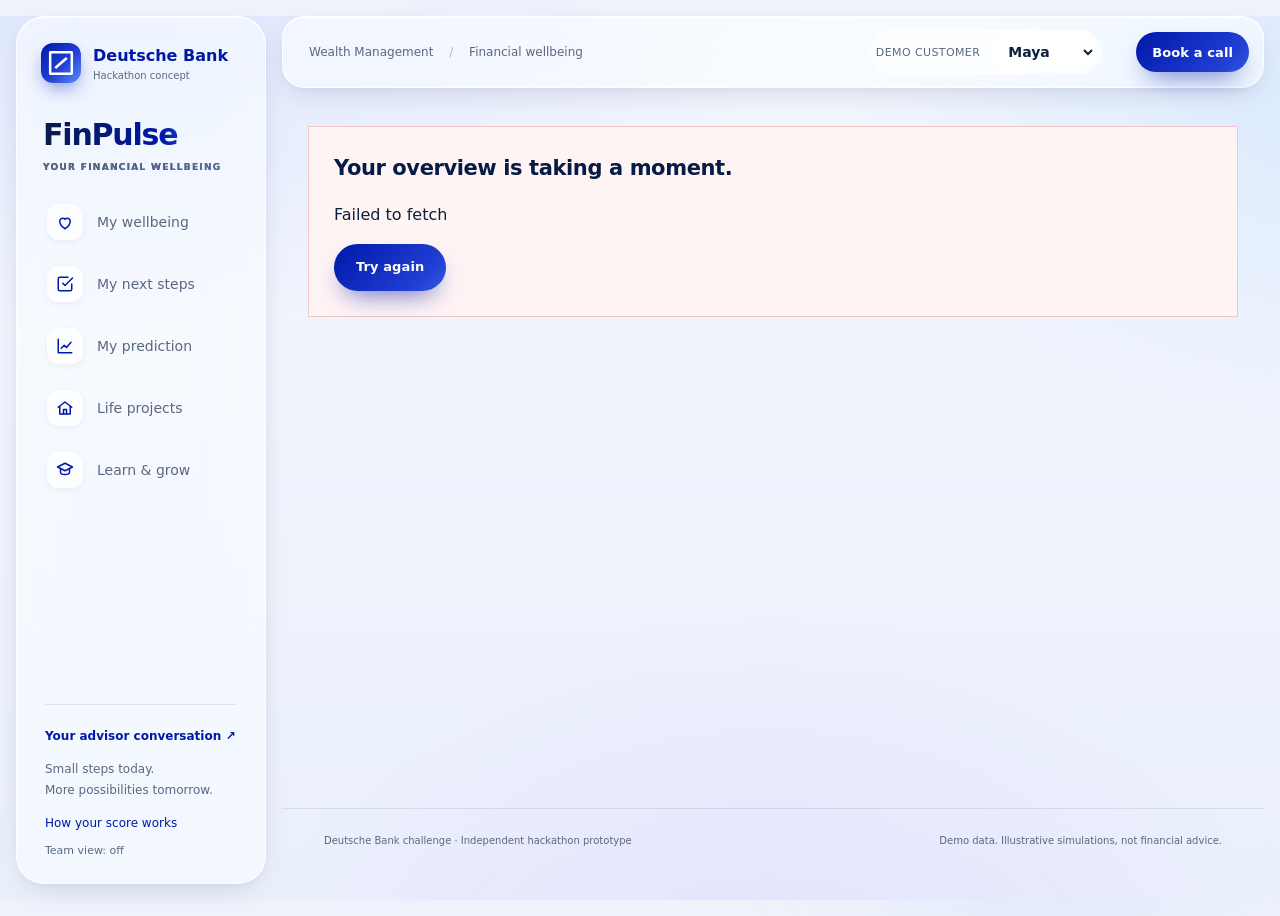
<file: projects-section/index.html>
<!doctype html>
<html lang="en">
<head><meta charset="utf-8"><meta name="viewport" content="width=device-width,initial-scale=1"><meta name="theme-color" content="#0018a8"><title>FinPulse · Financial wellbeing</title><link rel="stylesheet" href="css/dashboard.css"><link rel="stylesheet" href="css/glass.css"></head>
<body>
<a class="skip" href="#main">Skip to content</a>
<aside class="sidebar">
 <a class="brand" href="#overview" aria-label="FinPulse home"><svg viewBox="0 0 36 36" aria-hidden="true"><path d="M3 3h30v30H3z M10 25L26 11" fill="none" stroke="currentColor" stroke-width="3.5"/></svg><span>Deutsche Bank<small>Hackathon concept</small></span></a>
 <div class="product-name">FinPulse<span>YOUR FINANCIAL WELLBEING</span></div>
 <nav aria-label="Main navigation"><a href="#overview"><i class="ic"><svg viewBox="0 0 24 24" fill="none" stroke="currentColor" stroke-width="2" stroke-linecap="round" stroke-linejoin="round" aria-hidden="true"><path d="M12 21s-7-4.5-7-10a4 4 0 0 1 7-2.6A4 4 0 0 1 19 11c0 5.5-7 10-7 10z"/></svg></i><span>My wellbeing</span></a><a href="#actions"><i class="ic"><svg viewBox="0 0 24 24" fill="none" stroke="currentColor" stroke-width="2" stroke-linecap="round" stroke-linejoin="round" aria-hidden="true"><path d="M9 11l3 3L22 4"/><path d="M21 12v7a2 2 0 0 1-2 2H5a2 2 0 0 1-2-2V5a2 2 0 0 1 2-2h11"/></svg></i><span>My next steps</span></a><a href="#future"><i class="ic"><svg viewBox="0 0 24 24" fill="none" stroke="currentColor" stroke-width="2" stroke-linecap="round" stroke-linejoin="round" aria-hidden="true"><path d="M3 3v18h18"/><path d="M7 15l4-4 3 3 6-7"/></svg></i><span>My prediction</span></a><a href="#projects"><i class="ic"><svg viewBox="0 0 24 24" fill="none" stroke="currentColor" stroke-width="2" stroke-linecap="round" stroke-linejoin="round" aria-hidden="true"><path d="M3 11l9-7 9 7"/><path d="M5 10v10h14V10"/><path d="M10 20v-6h4v6"/></svg></i><span>Life projects</span></a><a href="#learn"><i class="ic"><svg viewBox="0 0 24 24" fill="none" stroke="currentColor" stroke-width="2" stroke-linecap="round" stroke-linejoin="round" aria-hidden="true"><path d="M2 8l10-5 10 5-10 5z"/><path d="M6 10v5c0 1.7 2.7 3 6 3s6-1.3 6-3v-5"/></svg></i><span>Learn & grow</span></a><a href="#agents" class="team-only"><i class="ic"><svg viewBox="0 0 24 24" fill="none" stroke="currentColor" stroke-width="2" stroke-linecap="round" stroke-linejoin="round" aria-hidden="true"><path d="M12 3l1.8 5.2L19 10l-5.2 1.8L12 17l-1.8-5.2L5 10l5.2-1.8z"/><path d="M19 17l.7 2 2 .7-2 .7-.7 2-.7-2-2-.7 2-.7z"/></svg></i><span>Behind the scenes</span></a></nav>
 <div class="sidebar-bottom"><a href="#advisor">Your advisor conversation <span>↗</span></a><p>Small steps today.<br>More possibilities tomorrow.</p><a href="#method">How your score works</a><button type="button" class="team-toggle" id="teamToggle">Team view: off</button></div>
</aside>
<div class="shell"><header class="topbar"><span class="breadcrumb">Wealth Management <span>/</span> Financial wellbeing</span><label class="persona">Demo customer <select id="customer" aria-label="Choose demo customer"><option value="maya">Maya</option><option value="lena">Lena</option><option value="alex">Alex</option><option value="max">Max</option></select></label><a class="button book-call" id="bookCall" href="#" rel="noopener">Book a call</a></header>
<main id="main" tabindex="-1"><div class="loading">Loading your financial picture…</div></main>
<footer>Deutsche Bank challenge · Independent hackathon prototype <span>Demo data. Illustrative simulations, not financial advice.</span></footer></div>
<div id="notice" class="notice" role="status" aria-live="polite" hidden></div>
<dialog id="detail"><button class="close" aria-label="Close details">×</button><div id="detail-content"></div></dialog>
<script src="js/charts.js"></script>
<script src="js/tree3d.js"></script>
<script src="js/prediction.js"></script>
<script src="js/learn.js"></script>
<script src="js/studio.js"></script>
<script src="js/ui.js"></script>
<script src="js/dashboard.js"></script>
</body></html>
</file>
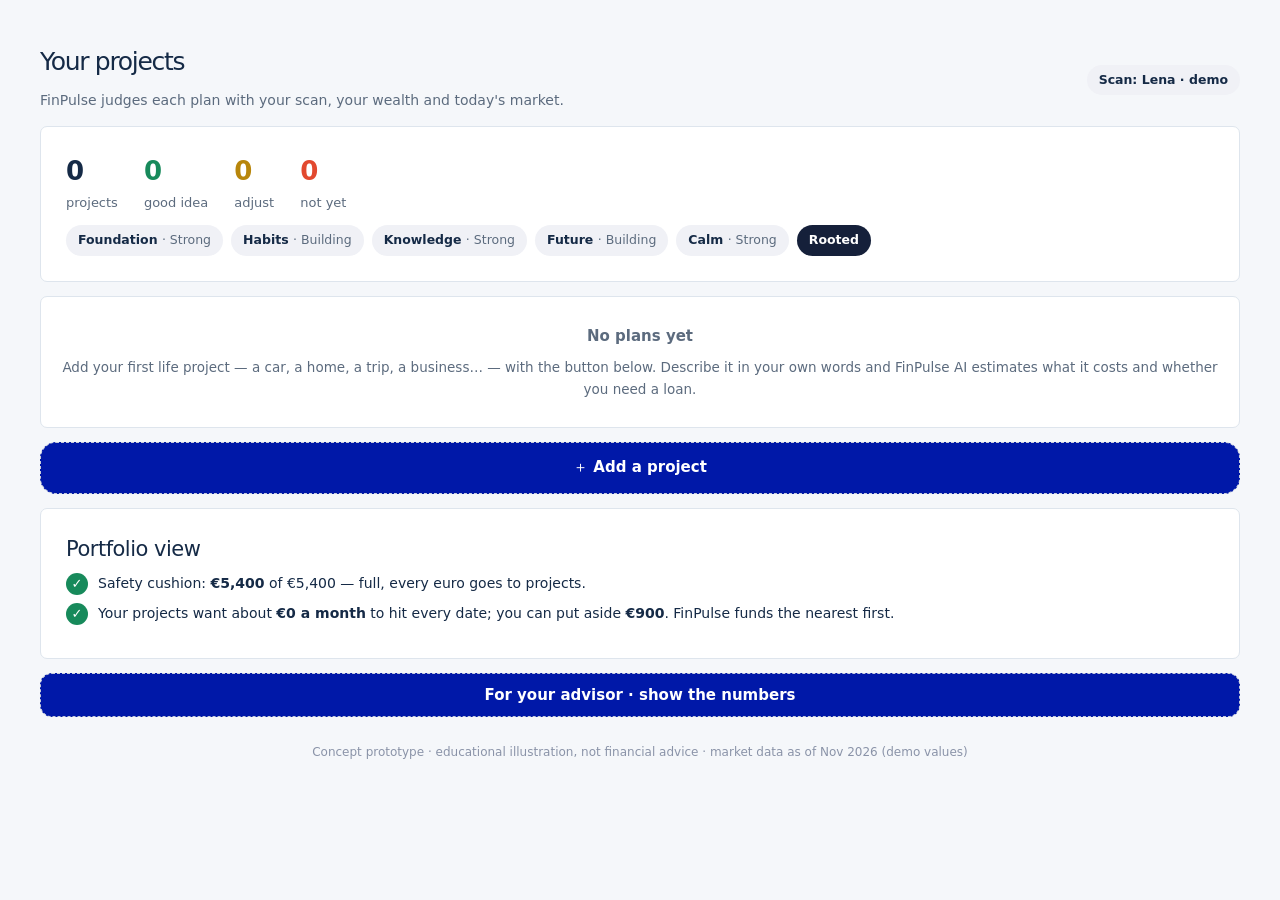
<file: projects-section/projects.html>
<!DOCTYPE html>
<html lang="en">
<head>
<meta charset="UTF-8" />
<meta name="viewport" content="width=device-width, initial-scale=1" />
<title>FinPulse · Your projects</title>
<link rel="stylesheet" href="css/style.css" />
<link rel="stylesheet" href="css/dashboard.css"><style>body{background:#f5f7fa}.wrap{max-width:100%;padding:24px}h1{font-size:25px}.card{box-shadow:none;border:1px solid #dee5ed}.ai-btn,.adv-btn,.add-btn{background:#0018a8;color:white} .sub{line-height:1.65}</style></head>
<body>
<div class="wrap">

  <!-- Header -->
  <div class="row" style="align-items:center">
    <div>
      <h1>Your projects</h1>
      <p class="sub">FinPulse judges each plan with your scan, your wealth and today's market.</p>
    </div>
    <span class="vital" id="scanChip" style="align-self:center">Scan: …</span>
  </div>

  <!-- Scan summary, foundation gate -->
  <div class="card">
    <div class="stats" id="statRow"></div>
    <div class="vitals" id="vitalRow"></div>
    <div class="gate" id="gateNote" hidden></div>
  </div>

  <!-- Project cards -->
  <div id="projects"></div>

  <!-- Add a project -->
  <button class="add-btn" id="addBtn" type="button">＋ Add a project</button>
  <div class="card" id="chooserCard" style="padding-top:14px" hidden>
    <div class="chooser" id="chooser"></div>
  </div>

  <!-- Portfolio -->
  <div class="card insight">
    <h2>Portfolio view</h2>
    <div id="portfolio" style="margin-top:8px"></div>
  </div>

  <!-- Advisor -->
  <button class="adv-btn" id="advToggle" type="button">For your advisor · show the numbers</button>
  <div class="card adv" id="advPanel" hidden>
    <h2>Advisor view</h2>
    <p class="sub" style="margin:4px 0 10px">Where the client's savings go, split by the plans they added — and the quarter each financing turns healthy.</p>
    <div id="advBody"></div>
  </div>

  <p class="foot">Concept prototype · educational illustration, not financial advice · market data as of Nov 2026 (demo values)</p>
</div>

<script src="js/config.js"></script>
<script src="js/engine.js"></script>
<script src="js/ai.js"></script>
<script src="js/customer.js"></script>
<script src="js/app.js"></script>
</body>
</html>
</file>
<file: projects-section/css/dashboard.css>
:root{--blue:#0018a8;--navy:#071c45;--ink:#152a46;--muted:#5c6b7e;--line:#dee5ed;--bg:#f5f7fa;--green:#16745e;--amber:#95601e;--white:#fff;font-family:Arial,Helvetica,sans-serif;color:var(--ink);background:var(--bg);font-synthesis:none}*{box-sizing:border-box}body{margin:0}button,select,input{font:inherit}button,a,select{ -webkit-tap-highlight-color:transparent}a{color:var(--blue)}button,a{touch-action:manipulation}button{cursor:pointer}button:disabled{cursor:wait;opacity:.55}a:focus-visible,button:focus-visible,select:focus-visible,summary:focus-visible{outline:3px solid #5e9cff;outline-offset:4px}button{border:0}a{text-decoration:none}.skip{position:fixed;top:-100px;z-index:50;background:white;padding:14px}.skip:focus{top:10px}.sidebar{width:250px;position:fixed;inset:0 auto 0 0;background:white;border-right:1px solid var(--line);padding:32px 24px;display:flex;flex-direction:column;z-index:5}.brand{display:flex;align-items:center;gap:12px;color:var(--blue);font-weight:700;font-size:16px}.brand svg{width:38px;height:38px}.brand small{display:block;font-size:10px;font-weight:400;color:var(--muted);margin-top:5px}.product-name{font-size:32px;letter-spacing:-1.5px;margin:55px 10px 30px}.product-name span{display:block;font-size:9px;letter-spacing:1.3px;font-weight:700;color:var(--muted);margin-top:10px}nav{display:grid;gap:8px}nav a{display:flex;align-items:center;gap:14px;color:var(--muted);padding:14px;border-radius:5px;font-size:20px}nav a span{font-size:14px}nav a.active{color:var(--blue);background:#eef2ff;font-weight:700;box-shadow:inset 3px 0 var(--blue)}nav a:hover{background:#f2f5fa}.sidebar-bottom{margin-top:auto;padding:30px 10px 0;font-size:12px}.sidebar-bottom>a:first-child{display:block;border-top:1px solid var(--line);padding-top:24px;font-weight:700}.sidebar-bottom p{line-height:1.7;color:var(--muted);margin:22px 0}.shell{margin-left:250px}.topbar{height:84px;background:white;border-bottom:1px solid var(--line);padding:0 42px;display:flex;align-items:center;justify-content:space-between;gap:20px}.breadcrumb{font-size:12px;color:var(--muted)}.breadcrumb span{margin:0 12px;color:#b0bccc}.persona{display:flex;align-items:center;gap:12px;color:var(--muted);font-size:11px;text-transform:uppercase;letter-spacing:.7px}select{background:white;border:1px solid var(--line);color:var(--ink);border-radius:4px;padding:10px 28px 10px 12px;font-size:14px;letter-spacing:0}main{max-width:1430px;margin:auto;padding:42px;min-height:80vh}.eyebrow{font-size:10px;letter-spacing:1.6px;font-weight:700;text-transform:uppercase;color:var(--blue);margin:0 0 13px}h1{font-size:36px;line-height:1.15;letter-spacing:-1.3px;font-weight:400;margin:0 0 12px}h2{font-size:21px;letter-spacing:-.5px;font-weight:500;margin:0}h3{font-size:16px;line-height:1.4;margin:0 0 10px}p{line-height:1.65}.sub{color:var(--muted);font-size:14px;margin:6px 0 0}.heading{display:flex;align-items:end;justify-content:space-between;gap:20px;margin-bottom:28px}.pill{display:inline-flex;padding:7px 10px;border-radius:3px;font-size:11px;background:#eef3fa;color:#405773;align-items:center;gap:6px;line-height:1.4}.pill.green{background:#e6f3ee;color:var(--green)}.pill.amber{background:#fff2df;color:var(--amber)}.grid{display:grid;gap:22px}.overview{grid-template-columns:minmax(0,1.5fr) minmax(300px,1fr)}.card{background:white;border:1px solid var(--line);border-radius:7px;padding:25px;min-width:0}.card-head{display:flex;justify-content:space-between;align-items:start;gap:16px}.card-head .sub{font-size:12px}.tree-card{background:#f0f6f7;border-color:#dce8eb;position:relative;overflow:hidden;padding-bottom:0}.tree-stage{height:330px;position:relative;display:grid;place-items:center}.tree-stage svg{height:100%;width:100%;max-width:480px;overflow:visible}.tree-stage .ground{position:absolute;bottom:14px;color:#688481;font-size:10px;letter-spacing:1px}.tree-controls{display:grid;grid-template-columns:repeat(4,1fr);border-top:1px solid #d5e2e5;margin:0 -25px;background:rgba(255,255,255,.65)}.tree-controls button{padding:18px 3px;font-size:11px;color:#375d62;background:none;border-right:1px solid #d5e2e5}.tree-controls button:hover{background:white}.score{display:flex;align-items:center;gap:25px;margin:25px 0}.score-ring{--score:0;position:relative;width:116px;height:116px;flex-shrink:0;border-radius:100%;background:conic-gradient(var(--blue) calc(var(--score)*1%),#e9edf5 0);display:grid;place-items:center}.score-ring:before{content:'';position:absolute;inset:7px;background:white;border-radius:50%}.score-ring b{position:relative;font-size:34px;font-weight:500;letter-spacing:-1.5px}.score-ring small{font-size:12px;font-weight:400;letter-spacing:0;color:var(--muted)}.dimension{display:grid;grid-template-columns:1fr auto;gap:8px;font-size:12px;margin:17px 0}.track{grid-column:1/-1;height:5px;background:#edf1f6;border-radius:5px;overflow:hidden}.track i{display:block;height:100%;background:#435dc5;border-radius:5px}.link{font-size:12px;background:none;color:var(--blue);padding:0;display:inline-block}.section-title{display:flex;align-items:center;justify-content:space-between;gap:15px;margin:32px 0 18px}.metrics{grid-template-columns:repeat(3,1fr)}.metric{padding:22px}.metric .label{font-size:11px;color:var(--muted);margin-bottom:12px}.metric strong{font-size:26px;font-weight:500;letter-spacing:-.7px;display:block}.metric p{font-size:11px;color:var(--muted);margin:9px 0 0}.next-card{border-left:3px solid var(--blue);display:flex;align-items:center;justify-content:space-between;gap:25px}.next-card p{margin:5px 0 0;font-size:13px;color:var(--muted)}.button{display:inline-flex;align-items:center;justify-content:center;gap:12px;padding:13px 19px;border-radius:4px;background:var(--blue);color:white;font-size:12px;font-weight:700;white-space:nowrap;min-height:44px}.button.secondary{background:white;border:1px solid var(--line);color:var(--blue)}.button:hover{filter:brightness(.92)}.future-strip{margin-top:22px;background:var(--navy);color:white;display:flex;justify-content:space-between;align-items:center;gap:20px;padding:28px;border-radius:7px}.future-strip .eyebrow{color:#aec3ff}.future-strip p{font-size:13px;color:#c5d1e6;max-width:620px}.future-strip .button{background:white;color:var(--blue)}.action-list{display:grid;gap:16px}.action-card{display:grid;grid-template-columns:1fr 230px;gap:30px}.action-card p{font-size:13px;margin:8px 0;color:var(--muted)}.action-side{border-left:1px solid var(--line);padding-left:24px;display:flex;flex-direction:column;align-items:start;justify-content:center;gap:12px;font-size:12px}.action-side p{font-size:12px}.action-side .button{width:100%}.bucket{font-size:10px;color:var(--blue);letter-spacing:1px;text-transform:uppercase;margin-bottom:12px;display:block}details{font-size:12px;color:var(--muted);margin-top:14px}summary{cursor:pointer;color:var(--blue);padding:5px 0}.chart{width:100%;height:260px}.chart text{font:11px Arial;fill:#64748b}.chart path,.chart polyline{vector-effect:non-scaling-stroke}.legend{display:flex;gap:22px;font-size:11px;color:var(--muted);margin-top:12px}.legend i{display:inline-block;width:18px;height:3px;background:var(--blue);vertical-align:middle;margin-right:6px}.legend span:first-child i{background:#92a3bd}.columns{grid-template-columns:1fr 1fr}.list{padding-left:20px;font-size:13px;line-height:1.8}.learning{grid-template-columns:repeat(3,1fr)}.learning .card{display:flex;flex-direction:column;align-items:start;gap:12px}.learning .button{margin-top:auto}.lesson-number{font-size:36px;color:#b5c4eb;letter-spacing:-1px}.project-frame{width:100%;min-height:950px;border:1px solid var(--line);border-radius:7px;background:white}.callout{background:#eef2ff;border-left:3px solid var(--blue);padding:18px 22px;font-size:13px;line-height:1.7;margin:20px 0}.loading,.empty{padding:45px;color:var(--muted);text-align:center;line-height:1.8}.error{padding:25px;border:1px solid #f0c6c6;background:#fff4f4;line-height:1.6}.notice{position:fixed;bottom:24px;left:calc(50% + 125px);transform:translateX(-50%);background:var(--navy);color:white;padding:16px 24px;max-width:80vw;border-radius:6px;box-shadow:0 8px 30px #071c4530;z-index:30;font-size:13px}.notice[hidden]{display:none}footer{max-width:1430px;margin:auto;padding:24px 42px;border-top:1px solid var(--line);font-size:10px;color:var(--muted);display:flex;justify-content:space-between;gap:20px;line-height:1.6}dialog{max-width:580px;width:calc(100% - 32px);border:0;border-radius:9px;padding:35px;box-shadow:0 30px 90px #0004;color:var(--ink)}dialog::backdrop{background:#071c4570;backdrop-filter:blur(3px)}dialog p,dialog li{font-size:14px;line-height:1.8;color:var(--muted)}.close{float:right;background:#eef2f7;border-radius:50%;font-size:25px;width:36px;height:36px}.timeline{display:grid;gap:12px;margin-top:20px}.timeline>div{border-left:2px solid #b5c4eb;padding:10px 16px;font-size:13px}.timeline small{color:var(--muted)}.demo-controls{display:flex;align-items:center;gap:12px;flex-wrap:wrap;margin-top:25px}.demo-controls small{color:var(--muted);font-size:11px}.chart-scroll{overflow:auto}.advisor-title{font-size:12px;letter-spacing:1px;color:var(--blue)}@media(min-width:1500px){main{padding:48px 60px}.tree-stage{height:380px}}@media(max-width:1100px){.sidebar{width:210px;padding:26px 16px}.shell{margin-left:210px}.topbar{padding:0 25px}main{padding:28px 25px}.overview{grid-template-columns:1fr 1fr}.score{gap:14px}.score-ring{width:94px;height:94px}.score-ring b{font-size:28px}.notice{left:calc(50% + 105px)}h1{font-size:30px}}@media(max-width:800px){.sidebar{position:static;width:100%;padding:18px 22px;border-right:0;border-bottom:1px solid var(--line)}.brand svg{width:30px;height:30px}.brand small{display:none}.product-name,.sidebar-bottom{display:none}nav{display:flex;overflow:auto;margin-top:18px;gap:6px}nav a{padding:10px;white-space:nowrap;font-size:16px}nav a span{font-size:12px}.shell{margin:0}.topbar{height:65px;padding:0 22px}.breadcrumb{font-size:10px}.persona{font-size:9px}.overview{grid-template-columns:1fr 1fr}.notice{left:50%}.tree-stage{height:300px}.columns,.learning{grid-template-columns:1fr}.action-card{grid-template-columns:1fr;gap:12px}.action-side{border-left:0;border-top:1px solid var(--line);padding:14px 0 0}.action-side .button{width:auto}footer{padding:22px;flex-direction:column;gap:5px}}@media(max-width:580px){main{padding:25px 18px}.overview{grid-template-columns:1fr}.heading{align-items:start}.heading>.pill{display:none}h1{font-size:28px}.metrics{grid-template-columns:1fr;gap:10px}.metric{display:grid;grid-template-columns:1fr auto;align-items:center;padding:17px 20px}.metric .label{margin:0}.metric p{grid-column:1/-1}.next-card,.future-strip{flex-direction:column;align-items:start}.topbar{gap:10px}.breadcrumb{max-width:125px;line-height:1.5}.breadcrumb span{margin:0 3px}.card{padding:22px}.tree-controls{margin:0 -22px}.tree-card{padding-bottom:0}.tree-stage{height:285px}.section-title h2{font-size:19px}.score{margin:20px 0}.score-ring{width:112px;height:112px}}@media(prefers-reduced-motion:no-preference){.card{animation:arrive .35s ease both}@keyframes arrive{from{opacity:.5;transform:translateY(5px)}to{opacity:1;transform:none}}}@media print{.sidebar,.topbar,.demo-controls,footer{display:none}.shell{margin:0}main{padding:0}.card{break-inside:avoid}.button{display:none}}

/* ---- studio: AI agents at work, create and personalise a profile ---- */
.pipeline{display:flex;gap:8px;flex-wrap:wrap}
.step{flex:1 1 150px;background:white;border:1px solid var(--line);border-radius:7px;padding:14px 16px;position:relative;display:flex;flex-direction:column;gap:4px}
.step span{width:24px;height:24px;border-radius:50%;background:#eef3fa;color:#405773;display:grid;place-items:center;font-size:12px;font-weight:700}
.step b{font-size:13px}.step small{font-size:11px;color:var(--muted)}
.step.done{border-color:#bfe1d4}.step.done span{background:#e6f3ee;color:var(--green)}
.step.running span{background:var(--blue);color:white;animation:pulse 1.2s infinite}
.step.off{opacity:.6}
@keyframes pulse{50%{opacity:.4}}
.facts{width:100%;border-collapse:collapse;font-size:13px;margin-top:14px}
.facts th,.facts td{text-align:left;padding:8px 10px 8px 0;border-bottom:1px solid var(--line);vertical-align:top}
.facts th{color:var(--muted);font-weight:500;white-space:nowrap}
.scroll{overflow:auto}
.attempts{list-style:none;padding:0;margin:16px 0 0;display:grid;gap:10px}
.attempts>li{border:1px solid var(--line);border-radius:6px;padding:12px 14px}
.att-head{display:flex;justify-content:space-between;font-size:13px}
.att-head span{color:var(--muted)}
.caught{color:var(--amber);font-size:13px;font-weight:700;margin:10px 0 4px}
.viol{margin:0;padding-left:18px;font-size:12px;line-height:1.7;color:#5a4214}
.passed{color:var(--green);font-size:13px;margin:10px 0 0}
.preview{margin-top:16px;border-top:1px solid var(--line);padding-top:14px}
.preview h3{font-size:15px;font-weight:500;line-height:1.5;margin:0 0 8px}
.preview p{font-size:13px;line-height:1.6;color:var(--muted)}
details pre{font-size:11px;background:var(--bg);padding:12px;border-radius:5px;overflow:auto;max-height:420px}
details summary{cursor:pointer;color:var(--blue);font-size:13px;margin-top:16px}
.profile-form{display:grid;gap:18px}
.profile-form fieldset{margin:0}
.profile-form legend{font-size:17px;font-weight:500;padding:0 6px;display:flex;align-items:center;gap:10px}
.profile-form legend span{width:26px;height:26px;border-radius:50%;background:var(--blue);color:white;display:grid;place-items:center;font-size:12px}
.profile-form legend small{font-size:11px;color:var(--muted);font-weight:400}
.profile-form .row{display:grid;grid-template-columns:repeat(2,minmax(0,1fr));gap:14px;margin-top:12px}
.profile-form .row.three{grid-template-columns:repeat(3,minmax(0,1fr))}
.profile-form .row.four{grid-template-columns:repeat(4,minmax(0,1fr))}
.field{display:flex;flex-direction:column;gap:6px;font-size:12px;color:var(--muted);min-width:0}
.field small{font-size:11px}
.field input,.field textarea,.field select{font:inherit;font-size:14px;color:var(--ink);border:1px solid var(--line);border-radius:4px;padding:10px 12px;background:white;min-height:42px;width:100%;box-sizing:border-box}
.field input[type=range]{padding:0;min-height:30px;accent-color:var(--blue)}
.field input:focus,.field textarea:focus,.field select:focus{outline:2px solid #9fb1ff;outline-offset:1px}
.question{font-size:14px;margin:14px 0 10px}
.choices{display:flex;gap:10px;flex-wrap:wrap}
.choice{display:flex;align-items:center;gap:8px;border:1px solid var(--line);border-radius:6px;padding:12px 16px;font-size:14px;cursor:pointer;min-height:44px}
.choice:has(input:checked){border-color:var(--blue);background:#eef2ff;color:var(--blue)}
.checks{display:flex;gap:22px;flex-wrap:wrap;margin-top:16px;font-size:14px}
.checks label{display:flex;gap:8px;align-items:center}
.form-actions{display:flex;gap:14px;align-items:center;flex-wrap:wrap}
.form-actions small{color:var(--muted);font-size:12px}
.form-error{background:#fff4f4;border:1px solid #f0c6c6;padding:14px 18px;border-radius:6px;font-size:14px;margin:0}
.sub.warn{color:var(--amber)}
.start{margin-bottom:18px}.start-row{display:flex;gap:10px;flex-wrap:wrap}
@media(max-width:900px){.profile-form .row,.profile-form .row.three,.profile-form .row.four{grid-template-columns:1fr 1fr}}

/* ---- charts and the readable tree ---- */
.grid.overview{grid-template-columns:1fr}
.tree-stage.big{height:auto;display:block;padding:6px 0 0}
.tree-stage.big svg.tree-svg{max-width:none;width:100%;height:auto;overflow:visible}
.tree-svg text{font-family:Arial,Helvetica,sans-serif}
.tree-svg .zone{cursor:help}
.tree-svg .zone:hover{filter:brightness(1.08)}
.tree-legend{display:flex;flex-wrap:wrap;gap:16px;align-items:center;font-size:12px;color:var(--muted);margin:6px 0 18px}
.tree-legend i{display:inline-grid;place-items:center;width:18px;height:18px;border-radius:50%;color:#fff;font-style:normal;font-size:11px;font-weight:700;margin-right:6px;vertical-align:middle}
.tree-legend .key{margin-left:auto}
.chart-svg{width:100%;height:auto;display:block;margin-top:14px;overflow:visible}
.chart-svg text{font-family:Arial,Helvetica,sans-serif}
.legend.inline{margin-top:8px}
.legend.inline i{height:10px;width:10px;border-radius:50%}
.legend.inline span:first-child i{background:inherit}
details.more{margin-top:22px;font-size:14px;color:var(--ink);line-height:1.7}
details.more h3{font-size:14px;margin:16px 0 4px}
details.more p{margin:4px 0;color:var(--muted)}

/* ---- customer view vs team view ---- */
.team-only{display:none!important}
body.team .team-only{display:flex!important}
.team-toggle{background:none;border:0;padding:0;margin-top:14px;font-size:11px;color:var(--muted);cursor:pointer;text-align:left}
.team-toggle:hover{color:var(--blue)}
/* ---- 2.5D tree ---- */
.t3{display:grid;grid-template-columns:minmax(0,1fr) 300px;gap:10px 26px;align-items:start;margin-top:8px}
.t3-stage{position:relative}
.t3-stage svg{width:100%;height:auto;display:block;cursor:grab;touch-action:pan-y;user-select:none}
.t3-stage svg:active{cursor:grabbing}
.t3-stage text{font-family:Arial,Helvetica,sans-serif;pointer-events:none}
.t3-part{cursor:pointer;transition:opacity .2s}
.t3-part:hover{filter:brightness(1.12)}
.t3-turn{position:absolute;left:50%;bottom:6px;transform:translateX(-50%);display:flex;align-items:center;gap:10px;font-size:11px;color:var(--muted)}
.t3-turn button{width:34px;height:34px;border-radius:50%;border:1px solid var(--line);background:white;color:var(--blue);font-size:20px;line-height:1;cursor:pointer}
.t3-turn button:hover{background:#eef2ff}
.t3-info{background:white;border:1px solid var(--line);border-radius:7px;padding:20px;min-height:260px;position:sticky;top:20px}
.t3-info h3{font-size:18px;font-weight:500;margin:0 0 8px;line-height:1.35}
.t3-big{font-size:34px;letter-spacing:-1px;margin:4px 0 10px}
.t3-big small{font-size:13px;color:var(--muted);letter-spacing:0;margin-left:4px}
.t3-status{display:inline-block;color:white;font-size:11px;font-weight:700;padding:5px 9px;border-radius:3px;margin-bottom:12px}
.t3-bar{display:grid;grid-template-columns:96px 1fr auto;gap:8px;align-items:center;font-size:12px;margin:8px 0}
.t3-bar div{height:10px;background:#eef1f6;border-radius:5px;overflow:hidden}
.t3-bar i{display:block;height:100%;border-radius:5px}
.t3-info .button{margin-top:10px}
.t3-key{list-style:none;padding:0;margin:8px 0;font-size:13px;line-height:2}
.t3-key b{display:inline-block;width:56px}
.t3-chips{grid-column:1/-1;display:flex;flex-wrap:wrap;gap:8px}
.t3-chip{display:inline-flex;align-items:center;gap:7px;border:1px solid var(--line);background:white;border-radius:20px;padding:7px 12px;font-size:12px;cursor:pointer;color:var(--ink)}
.t3-chip i{display:inline-grid;place-items:center;width:16px;height:16px;border-radius:50%;color:white;font-style:normal;font-size:10px;font-weight:700}
.t3-chip b{font-weight:700}
.t3-chip.on,.t3-chip:hover{border-color:var(--blue);background:#eef2ff}
.t3 .tree-legend{grid-column:1/-1;margin:2px 0 14px}
@media(max-width:1000px){.t3{grid-template-columns:1fr}.t3-info{position:static}}

/* ---- real-tree look: gentle sway and falling leaves (off for reduced motion) ---- */
.t3-bough{animation:t3sway 6s ease-in-out infinite;transform-box:view-box}
@keyframes t3sway{0%,100%{transform:rotate(-1.1deg)}50%{transform:rotate(1.1deg)}}
.t3-fall{animation:t3fall 3.6s linear infinite;transform-box:fill-box}
@keyframes t3fall{0%{transform:translate(0,-10px);opacity:0}15%{opacity:.95}100%{transform:translate(14px,60px) rotate(140deg);opacity:0}}
@media(prefers-reduced-motion:reduce){.t3-bough,.t3-fall{animation:none}}

/* ---- book a call ---- */
.topbar .book-call{margin-left:14px;min-height:40px;padding:10px 16px}
.topbar .persona{margin-left:auto}

/* ---- my prediction ---- */
.pred-loader{text-align:center;padding:48px 30px}
.pred-loader h2{margin:18px 0 22px}
.pred-orb{width:74px;height:74px;margin:0 auto;position:relative}
.pred-orb span{position:absolute;inset:0;border-radius:50%;border:3px solid transparent;border-top-color:var(--blue);animation:predspin 1.4s linear infinite}
.pred-orb span:nth-child(2){inset:10px;border-top-color:#4a63d9;animation-duration:1.9s;animation-direction:reverse}
.pred-orb span:nth-child(3){inset:21px;border-top-color:#9aa7ba;animation-duration:2.6s}
@keyframes predspin{to{transform:rotate(360deg)}}
.pred-steps{list-style:none;padding:0;margin:0 auto;max-width:360px;text-align:left;display:grid;gap:12px}
.pred-steps li{display:flex;align-items:center;gap:12px;font-size:14px;color:#9aa7ba;transition:color .3s}
.pred-steps li i{width:22px;height:22px;border-radius:50%;border:2px solid #d5dbe5;display:grid;place-items:center;font-style:normal;font-size:12px;color:white;flex:none}
.pred-steps li.now{color:var(--ink);font-weight:700}
.pred-steps li.now i{border-color:var(--blue);border-top-color:transparent;animation:predspin .9s linear infinite}
.pred-steps li.done{color:var(--ink)}
.pred-steps li.done i{background:var(--green);border-color:var(--green)}
.pred-progress{height:6px;background:#eef1f6;border-radius:3px;max-width:360px;margin:26px auto 0;overflow:hidden}
.pred-progress i{display:block;height:100%;background:var(--blue);transition:width .45s ease}
.pred.enter{animation:predin .5s ease}.pred:not(.enter){animation:none}
@keyframes predin{from{opacity:0;transform:translateY(8px)}to{opacity:1;transform:none}}
.pred-top{display:flex;justify-content:space-between;align-items:flex-end;gap:24px;flex-wrap:wrap}
.pred-big{text-align:right}
.pred-big span{font-size:46px;letter-spacing:-2px;line-height:1}
.pred-big .from{color:#9aa7ba}.pred-big .arrow{font-size:30px;color:#9aa7ba;margin:0 10px}.pred-big .to{color:var(--blue);font-weight:500}
.pred-big small{display:block;font-size:13px;color:var(--muted);margin-top:6px;letter-spacing:0}
.pred-chips{display:flex;flex-wrap:wrap;gap:8px;margin:22px 0 8px}
.pred-chip{display:inline-flex;gap:8px;align-items:center;border:1px solid var(--line);background:white;border-radius:20px;padding:8px 14px;font-size:13px;cursor:pointer;color:var(--ink)}
.pred-chip b{color:var(--muted);font-weight:700}
.pred-chip.on{background:var(--blue);border-color:var(--blue);color:white}.pred-chip.on b{color:#c9d3ff}
.pred-chip.base.on{background:#5c6b7e;border-color:#5c6b7e}
.pred-chip:hover:not(.on){border-color:var(--blue);background:#eef2ff}
.pred-chart{position:relative;margin-top:10px}
.pred-chart svg{width:100%;height:auto;display:block;touch-action:pan-y;cursor:crosshair}
.pred-chart svg text{font-family:Arial,Helvetica,sans-serif;pointer-events:none}
.pred-chart .legend i{height:3px}
.pred-tip{position:absolute;background:var(--navy);color:white;border-radius:6px;padding:9px 12px;font-size:13px;pointer-events:none;display:flex;flex-direction:column;gap:3px;min-width:120px;box-shadow:0 6px 20px #071c4530}
.pred-tip span{display:flex;align-items:center;gap:7px}
.pred-tip i{width:9px;height:9px;border-radius:50%;display:inline-block}
.pred-foot{display:flex;justify-content:space-between;align-items:center;gap:16px;margin-top:18px;font-size:14px;flex-wrap:wrap}
.pred-note{font-size:11px;color:var(--muted);margin:14px 0 0}
/* interactive chart */
.pred-tools{display:flex;flex-wrap:wrap;align-items:center;gap:10px 20px;margin:14px 0 4px;font-size:13px;color:var(--muted)}
.pred-seg{display:inline-flex;background:#eef1f6;border-radius:8px;padding:3px}
.pred-seg button{background:none;border-radius:6px;padding:7px 12px;font-size:12px;color:var(--muted);transition:background .2s,color .2s}
.pred-seg button.on{background:white;color:var(--blue);font-weight:700;box-shadow:0 1px 3px #071c4520}
.pred-seg button:hover:not(.on){color:var(--ink)}
.pred-toggle{display:inline-flex;align-items:center;gap:8px;cursor:pointer;user-select:none}
.pred-toggle input{position:absolute;opacity:0;width:1px;height:1px}
.pred-toggle span{width:32px;height:18px;border-radius:9px;background:#cfd6e2;position:relative;transition:background .2s;flex:none}
.pred-toggle span:after{content:'';position:absolute;top:2px;left:2px;width:14px;height:14px;border-radius:50%;background:white;transition:transform .2s;box-shadow:0 1px 2px #0003}
.pred-toggle input:checked+span{background:var(--blue)}
.pred-toggle input:checked+span:after{transform:translateX(14px)}
.pred-toggle input:focus-visible+span{outline:3px solid #5e9cff;outline-offset:2px}
.pred-chart svg:focus{outline:none}.pred-chart svg:focus-visible{outline:3px solid #5e9cff;outline-offset:4px;border-radius:6px}
.pred-line{stroke-dasharray:1;stroke-dashoffset:1;animation:preddraw 1s cubic-bezier(.3,.7,.3,1) forwards}
@keyframes preddraw{to{stroke-dashoffset:0}}
.pred-fade{animation:predfade .8s ease both}
@keyframes predfade{from{opacity:0}to{opacity:1}}
.pred-pop{animation:predpop .5s .7s cubic-bezier(.3,1.6,.5,1) both;transform-box:fill-box;transform-origin:center}
@keyframes predpop{from{opacity:0;transform:scale(.4)}to{opacity:1;transform:none}}
.pred-ghost{cursor:pointer}.pred-ghost path:first-of-type{transition:stroke .15s,stroke-width .15s}
.pred-ghost:hover path:first-of-type{stroke:var(--blue);stroke-width:2.6}.pred-ghost text{opacity:0;transition:opacity .15s}.pred-ghost:hover text{opacity:1;fill:var(--blue);font-weight:700}
.pred-tip small{opacity:.7;font-size:11px}.pred-tip .rng{opacity:.75;font-size:11px;padding-left:16px}
.pred-tip .up{color:#7ee2b8;font-weight:700}.pred-tip .down{color:#ffb3a6;font-weight:700}
.pred-tip{transition:left .08s linear,top .08s linear}
.pred-chart .legend i.band{height:10px;background:#0018a826;border-radius:2px}
.pred-chart .legend{flex-wrap:wrap}
@media(prefers-reduced-motion:reduce){.pred-orb span,.pred-steps li.now i{animation:none}.pred.enter,.pred-line,.pred-fade,.pred-pop{animation:none}.pred-line{stroke-dashoffset:0}}
.pred-tip[hidden]{display:none}

/* ---- learning path ---- */
.lp-top{display:flex;align-items:center;gap:28px}
.lp-ring{--p:0;width:108px;height:108px;flex:none;border-radius:50%;background:conic-gradient(var(--green) calc(var(--p)*1%),#e9edf5 0);display:grid;place-items:center;position:relative;text-align:center}
.lp-ring:before{content:'';position:absolute;inset:9px;background:white;border-radius:50%}
.lp-ring b,.lp-ring span{position:relative;display:block}.lp-ring b{font-size:24px;font-weight:500}.lp-ring span{font-size:11px;color:var(--muted);margin-top:-14px}
.lp-top h2{margin-bottom:6px}.lp-top .button{margin-top:14px}
.lp-path{list-style:none;padding:20px 0 10px;margin:22px auto 0;max-width:620px;position:relative}
.lp-path:before{content:'';position:absolute;left:50%;top:0;bottom:0;width:4px;margin-left:-2px;background:repeating-linear-gradient(#cfd8e6 0 10px,transparent 10px 20px)}
.lp-node{display:flex;margin:0 0 26px;position:relative}
.lp-node.left{justify-content:flex-start}.lp-node.right{justify-content:flex-end}
.lp-node button{display:flex;align-items:center;gap:14px;background:white;border:1px solid var(--line);border-radius:40px;padding:8px 22px 8px 8px;cursor:pointer;width:calc(50% + 28px);text-align:left;transition:transform .15s,box-shadow .15s}
.lp-node.right button{flex-direction:row-reverse;text-align:right;padding:8px 8px 8px 22px}
.lp-node button:hover{transform:translateY(-2px);box-shadow:0 8px 22px #071c4518}
.lp-bubble{width:56px;height:56px;flex:none;border-radius:50%;display:grid;place-items:center;font-size:24px;background:#eef3fa;border:3px solid white;box-shadow:0 0 0 2px #d5dbe5}
.lp-node.done .lp-bubble{background:var(--green);color:white;font-size:22px;box-shadow:0 0 0 2px var(--green)}
.lp-node.next .lp-bubble{background:var(--blue);box-shadow:0 0 0 3px #9fb1ff;animation:lppulse 1.8s ease-in-out infinite}
@keyframes lppulse{50%{box-shadow:0 0 0 8px #9fb1ff55}}
.lp-text b{display:block;font-size:15px}.lp-text small{font-size:12px;color:var(--muted)}.lp-text em{color:var(--blue);font-style:normal;font-weight:700}
.lp-node.next button{border-color:var(--blue)}
/* ---- mission player ---- */
.mp-dots{display:flex;gap:6px;margin-bottom:18px}.mp-dots i{flex:1;height:5px;border-radius:3px;background:#e4e9f1}.mp-dots i.done{background:var(--green)}.mp-dots i.now{background:var(--blue)}
.mp h2{margin-bottom:12px}.mp-text{font-size:16px!important;line-height:1.7!important;color:var(--ink)!important}
.mp .button{margin-top:18px;width:100%}
.mp-widget{background:#f5f7fb;border-radius:8px;padding:18px;margin-top:8px}
.lw-slider{display:grid;grid-template-columns:1fr auto;gap:6px 12px;align-items:center;font-size:13px;margin-bottom:14px}
.lw-slider input{grid-column:1/-1;width:100%;accent-color:var(--blue)}
.lw-slider b{font-size:16px;color:var(--blue)}
.lw-out p{margin:4px 0 10px!important;font-size:15px!important;color:var(--ink)!important}
.lw-out small{font-size:11px;color:var(--muted)}
.lw-meter{height:12px;border-radius:6px;background:#e4e9f1;overflow:hidden;margin:8px 0}.lw-meter i{display:block;height:100%;border-radius:6px;transition:width .3s}
.lw-stack{display:flex;height:28px;border-radius:6px;overflow:hidden;margin:8px 0;font-size:11px;color:white;font-weight:700}
.lw-stack i{display:flex;align-items:center;justify-content:center;font-style:normal;transition:width .3s;min-width:0;white-space:nowrap;overflow:hidden}
.lw-cols{display:grid;grid-template-columns:repeat(auto-fit,minmax(120px,1fr));gap:10px;margin:6px 0 10px}
.lw-cols div{background:white;border-radius:6px;padding:10px 12px}.lw-cols span{display:block;font-size:11px;color:var(--muted)}.lw-cols b{font-size:20px;font-weight:500}
.lw-toggle{display:flex;gap:8px;margin-bottom:12px}.lw-toggle button{flex:1;border:1px solid var(--line);background:white;border-radius:6px;padding:10px;font-size:13px;cursor:pointer}
.lw-toggle button.on{background:var(--blue);color:white;border-color:var(--blue)}
.mp-answers{display:grid;gap:10px;margin-top:6px}
.mp-answers button{border:1.5px solid var(--line);background:white;border-radius:8px;padding:14px 16px;font-size:14px;text-align:left;cursor:pointer;color:var(--ink)}
.mp-answers button:hover:not([disabled]){border-color:var(--blue);background:#eef2ff}
.mp-answers .right{border-color:var(--green);background:#e6f3ee}.mp-answers .wrong{border-color:#b3412e;background:#fbeae6}.mp-answers .dim{opacity:.5}
.mp-why{border-radius:8px;padding:14px 16px;margin-top:14px;font-size:14px;line-height:1.6}.mp-why.ok{background:#e6f3ee}.mp-why.no{background:#fff2df}
/* ---- weekly challenge ---- */
.challenge{margin-top:22px;display:grid;grid-template-columns:1fr auto;gap:18px 26px;align-items:center;border-left:3px solid var(--green)}
.challenge h2{margin-bottom:4px}
.ch-days{display:flex;gap:8px}
.ch-days button{display:flex;flex-direction:column;align-items:center;gap:5px;background:none;border:0;cursor:pointer;font-size:11px;color:var(--muted)}
.ch-days span{width:38px;height:38px;border-radius:50%;border:2px dashed #cfd8e6;display:grid;place-items:center;color:white;font-weight:700;transition:all .2s}
.ch-days button.on span{background:var(--green);border:2px solid var(--green);transform:scale(1.05)}
.ch-days button:hover span{border-color:var(--green)}
.ch-foot{grid-column:1/-1;font-size:13px;color:var(--muted)}
@media(max-width:900px){.challenge{grid-template-columns:1fr}}
/* ---- tour ---- */
.tour{position:absolute;left:0;top:0;width:0;height:0;z-index:40}
.tour-ring{position:absolute;border-radius:10px;box-shadow:0 0 0 4px var(--blue),0 0 0 9999px #071c4566;pointer-events:none;transition:all .3s}
.tour-card{position:absolute;width:320px;background:white;border-radius:10px;padding:18px 20px;box-shadow:0 20px 50px #071c4540}
.tour-card b{font-size:16px}.tour-card p{font-size:14px;line-height:1.6;color:var(--muted);margin:6px 0 14px}
.tour-card div{display:flex;align-items:center;gap:12px}.tour-card span{font-size:11px;color:var(--muted);margin-right:auto}
/* ---- celebration ---- */
.confetti{position:fixed;inset:0;pointer-events:none;z-index:60;overflow:hidden}
.confetti i{position:absolute;top:-12px;width:8px;height:14px;border-radius:2px;animation:conf 1.8s ease-in forwards}
@keyframes conf{to{transform:translateY(105vh) rotate(540deg);opacity:.2}}
@media(prefers-reduced-motion:reduce){.lp-node.next .lp-bubble{animation:none}}
.lp-ring span{margin-top:2px!important}.lp-ring b{line-height:1}

/* ---- mission polish ---- */
.mp-body{animation:mpin .35s ease}
@keyframes mpin{from{opacity:0;transform:translateX(18px)}to{opacity:1;transform:none}}
.mp-illus{background:linear-gradient(180deg,#eef3fa,#f8fafd);border-radius:10px;padding:10px;margin:4px 0 6px}
.mp-illus svg{display:block;width:100%;max-height:150px}
.mp-illus text{font-family:Arial,Helvetica,sans-serif}
.il-fill{animation:ilfill 1.4s ease-out both;transform-box:fill-box;transform-origin:bottom}
@keyframes ilfill{from{transform:scaleY(0)}to{transform:scaleY(1)}}
.il-drop{animation:ildrop 1.6s ease-in infinite}
@keyframes ildrop{0%{transform:translateY(0);opacity:0}20%{opacity:1}100%{transform:translateY(96px);opacity:0}}
.il-coin{animation:ilcoin 2.1s ease-in infinite}
@keyframes ilcoin{0%{transform:translate(0,0);opacity:0}15%{opacity:1}100%{transform:translate(95px,28px);opacity:0}}
.il-sway{animation:t3sway 3s ease-in-out infinite;transform-box:fill-box;transform-origin:bottom}
.il-grow{animation:ilgrow 1.6s cubic-bezier(.2,.8,.2,1) both;transform-box:fill-box;transform-origin:50% 100%}
@keyframes ilgrow{from{transform:scale(.25)}to{transform:scale(1)}}
.il-plus{animation:ilplus 2.4s ease-out infinite;opacity:0}
@keyframes ilplus{0%{transform:translateY(30px);opacity:0}30%{opacity:1}100%{transform:translateY(-6px);opacity:0}}
.il-tip{animation:iltip 2.6s ease-in-out infinite;transform-box:fill-box;transform-origin:100% 100%}
@keyframes iltip{0%,40%{transform:rotate(0)}60%,80%{transform:rotate(16deg)}100%{transform:rotate(0)}}
.il-cloud{animation:ilcloud 4s ease-in-out infinite alternate}
@keyframes ilcloud{to{transform:translateX(30px)}}
.il-line{stroke-dasharray:260;stroke-dashoffset:260;animation:illine 2.6s ease-out infinite}
@keyframes illine{60%,100%{stroke-dashoffset:0}}
.il-rain{animation:ilrain 1s linear infinite}
@keyframes ilrain{from{transform:translateY(-10px);opacity:0}30%{opacity:1}to{transform:translateY(60px);opacity:0}}
.mp-done{text-align:center}
.mp-flower{width:130px;height:130px;margin:0 auto 6px;display:block}
.mp-flower .st{stroke-dasharray:60;stroke-dashoffset:60;animation:ilstem .6s ease-out forwards}
@keyframes ilstem{to{stroke-dashoffset:0}}
.mp-flower .lf{animation:ilpop .4s .35s ease-out both;transform-box:fill-box;transform-origin:left}
.mp-flower .pt{animation:ilpop .45s ease-out both;transform-box:fill-box;transform-origin:center}
@keyframes ilpop{from{transform:scale(0)}to{transform:scale(1)}}
.mp-done .link{display:block;margin:12px auto 0}
@media(prefers-reduced-motion:reduce){.mp-body,.il-fill,.il-drop,.il-coin,.il-sway,.il-grow,.il-plus,.il-tip,.il-cloud,.il-line,.il-rain,.mp-flower *{animation:none!important;opacity:1;stroke-dashoffset:0}}
/* ---- advisor: learning ---- */
.lp-ring.small{width:62px;height:62px}.lp-ring.small:before{inset:6px}.lp-ring.small b{font-size:15px}
.adv-list{list-style:none;padding:0;margin:14px 0 0;display:grid;gap:10px}
.adv-list li{display:grid;grid-template-columns:28px 1fr;column-gap:10px;align-items:center}
.adv-list span{grid-row:span 2;width:26px;height:26px;border-radius:50%;display:grid;place-items:center;color:white;font-weight:700;font-size:13px}
.adv-list span.ok{background:var(--green)}.adv-list span.no{background:var(--amber)}
.adv-list b{font-size:14px}.adv-list small{font-size:12px;color:var(--muted)}
</file>
<file: projects-section/css/glass.css>
/* =====================================================================
   FinPulse "glass" theme. Loaded after dashboard.css and only overrides it.
   Deutsche Bank palette: blue #0018a8, navy #071c45, plus tints of the same blue.
   Ideas mixed from the ui-examples: frosted cards on a soft gradient (Crextio),
   a highlighted gradient KPI tile + KPI tiles with icon and trend badge (Concured),
   a dark navy "to do" card, pill navigation and pill filters.
   ===================================================================== */
@property --score{syntax:'<number>';inherits:false;initial-value:0}
@property --p{syntax:'<number>';inherits:false;initial-value:0}

:root{
  --blue:#0018a8;--blue2:#2b47d6;--sky:#6f9bff;--navy:#071c45;--navy2:#0d2a6e;
  --ink:#0d1f3c;--muted:#5a6880;--line:rgba(13,31,60,.09);
  --glass:rgba(255,255,255,.58);--glass-strong:rgba(255,255,255,.78);--glass-line:rgba(255,255,255,.85);
  --shadow:0 1px 0 rgba(255,255,255,.9) inset,0 10px 30px -8px rgba(7,28,69,.14),0 2px 6px rgba(7,28,69,.04);
  --shadow-up:0 1px 0 rgba(255,255,255,.9) inset,0 22px 50px -12px rgba(7,28,69,.24),0 4px 10px rgba(7,28,69,.06);
  --grad:linear-gradient(135deg,#0018a8 0%,#2140d4 55%,#5c8dff 100%);
  --grad-navy:linear-gradient(150deg,#071c45 0%,#0c2a73 70%,#163c9c 100%);
  --r:24px;--ease:cubic-bezier(.2,.8,.2,1);
  font-family:"Inter","Segoe UI",system-ui,-apple-system,Arial,sans-serif;
  background:#eef2fb;
}

/* ---------- living background ---------- */
body{min-height:100vh;background:
  radial-gradient(1200px 700px at 8% -10%,#d9e3ff 0%,transparent 60%),
  radial-gradient(900px 600px at 105% 10%,#dbeafe 0%,transparent 55%),
  radial-gradient(900px 700px at 60% 115%,#e4e0ff 0%,transparent 60%),
  linear-gradient(180deg,#f3f6fd,#eaf0fb);background-attachment:fixed}
body:before,body:after{content:'';position:fixed;z-index:-1;border-radius:50%;filter:blur(70px);opacity:.55;pointer-events:none}
body:before{width:520px;height:520px;left:18%;top:8%;background:radial-gradient(circle,#7d9bff,transparent 65%);animation:blob1 22s ease-in-out infinite alternate}
body:after{width:600px;height:600px;right:-6%;bottom:-10%;background:radial-gradient(circle,#9ec5ff,transparent 65%);animation:blob2 26s ease-in-out infinite alternate}
@keyframes blob1{to{transform:translate(180px,120px) scale(1.15)}}
@keyframes blob2{to{transform:translate(-200px,-140px) scale(.9)}}

/* ---------- glass primitives ---------- */
.card,.t3-info,.step,.tour-card,.attempts>li{
  background:var(--glass);border:1px solid var(--glass-line);border-radius:var(--r);
  -webkit-backdrop-filter:blur(18px) saturate(160%);backdrop-filter:blur(18px) saturate(160%);box-shadow:var(--shadow)}
.card{padding:26px;position:relative;transition:transform .35s var(--ease),box-shadow .35s var(--ease),background .35s}
.card:hover{transform:translateY(-3px);box-shadow:var(--shadow-up);background:var(--glass-strong)}
.card.pred:hover,.card.tree-card:hover,.card.mp:hover{transform:none}
/* soft light that follows the pointer (set by ui.js) */
.card:after{content:'';position:absolute;inset:0;border-radius:inherit;pointer-events:none;opacity:0;transition:opacity .3s;
  background:radial-gradient(420px circle at var(--mx,50%) var(--my,0%),rgba(255,255,255,.55),transparent 45%)}
.card:hover:after{opacity:1}

/* ---------- floating glass sidebar ---------- */
.sidebar{inset:16px auto 16px 16px;width:250px;border-radius:28px;padding:26px 18px;
  background:rgba(255,255,255,.5);border:1px solid var(--glass-line);box-shadow:var(--shadow);
  -webkit-backdrop-filter:blur(24px) saturate(170%);backdrop-filter:blur(24px) saturate(170%)}
.brand{padding:0 6px}
.brand svg{width:40px;height:40px;padding:7px;border-radius:12px;background:var(--grad);color:white;box-shadow:0 8px 20px -6px rgba(0,24,168,.6)}
.product-name{margin:34px 8px 22px;font-size:30px;font-weight:700;letter-spacing:-1.2px;
  background:linear-gradient(90deg,var(--navy),var(--blue) 60%,#4f7bff);-webkit-background-clip:text;background-clip:text;color:transparent}
.product-name span{-webkit-text-fill-color:var(--muted);color:var(--muted)}
nav{gap:6px;position:relative}
nav a{font-size:14px;padding:10px 12px;border-radius:16px;color:var(--muted);transition:background .25s,color .25s,transform .25s var(--ease)}
nav a span{font-size:14px}
nav a .ic{width:36px;height:36px;flex:none;border-radius:12px;display:grid;place-items:center;background:rgba(255,255,255,.75);color:var(--blue);box-shadow:0 2px 6px rgba(7,28,69,.06);transition:all .25s}
nav a .ic svg{width:18px;height:18px}
nav a:hover{background:rgba(255,255,255,.7);transform:translateX(3px)}
nav a.active{background:var(--grad);color:white;font-weight:600;box-shadow:0 14px 28px -10px rgba(0,24,168,.6)}
nav a.active .ic{background:rgba(255,255,255,.18);color:white;box-shadow:none}
.sidebar-bottom>a:first-child{border-top:1px solid var(--line)}
.sidebar-bottom p{margin:16px 0}

/* ---------- floating glass top bar ---------- */
.shell{margin-left:282px;padding-right:16px}
.topbar{position:sticky;top:16px;z-index:8;margin-top:16px;height:72px;border-radius:22px;padding:0 14px 0 26px;
  background:rgba(255,255,255,.55);border:1px solid var(--glass-line);box-shadow:var(--shadow);
  -webkit-backdrop-filter:blur(24px) saturate(170%);backdrop-filter:blur(24px) saturate(170%)}
.persona{border-radius:999px;background:rgba(255,255,255,.7);padding:5px 6px 5px 6px;gap:10px;letter-spacing:.4px}
.persona .avatar{width:34px;height:34px;border-radius:50%;background:var(--grad);color:white;display:grid;place-items:center;font-weight:700;font-size:14px;letter-spacing:0}
select{border-radius:999px;border:0;background:white;padding:9px 30px 9px 14px;font-weight:600}
.topbar .book-call{border-radius:999px}

/* ---------- typography ---------- */
main{padding:38px 26px 42px}
h1{font-size:40px;font-weight:300;letter-spacing:-1.6px;color:var(--navy)}
h1 b,h1 em{font-style:normal;font-weight:700;background:var(--grad);-webkit-background-clip:text;background-clip:text;color:transparent}
h2{font-weight:600;letter-spacing:-.4px;color:var(--navy)}
.eyebrow{letter-spacing:1.8px;color:var(--blue2)}
.heading .pill{background:rgba(255,255,255,.7)}

/* ---------- pills and buttons ---------- */
.pill{border-radius:999px;padding:7px 13px;background:rgba(0,24,168,.07);color:var(--navy2);font-weight:600}
.pill.green{background:rgba(22,116,94,.12)}.pill.amber{background:rgba(149,96,30,.13)}
.button{border-radius:999px;background:var(--grad);background-size:160% 100%;padding:13px 22px;font-size:13px;font-weight:600;letter-spacing:.1px;
  box-shadow:0 12px 26px -10px rgba(0,24,168,.65);position:relative;overflow:hidden;transition:transform .25s var(--ease),box-shadow .25s,background-position .5s}
.button:before{content:'';position:absolute;top:0;left:-60%;width:40%;height:100%;transform:skewX(-20deg);
  background:linear-gradient(90deg,transparent,rgba(255,255,255,.45),transparent);transition:left .6s var(--ease)}
.button:hover{filter:none;transform:translateY(-2px);background-position:100% 0;box-shadow:0 18px 32px -12px rgba(0,24,168,.75)}
.button:hover:before{left:120%}
.button:active{transform:translateY(0) scale(.98)}
.button.secondary{background:rgba(255,255,255,.75);border:1px solid rgba(0,24,168,.14);color:var(--blue);box-shadow:0 4px 12px -6px rgba(7,28,69,.2)}
.button.secondary:hover{background:white}
.link{font-weight:600}

/* ---------- overview: score ---------- */
.score-ring{background:conic-gradient(from -90deg,#0018a8,#4f7bff calc(var(--score)*1%),rgba(0,24,168,.08) 0);animation:ring 1.4s var(--ease) both;
  box-shadow:0 14px 30px -12px rgba(0,24,168,.45)}
.score-ring:before{background:rgba(255,255,255,.92)}
@keyframes ring{from{--score:0}}
.track{height:8px;background:rgba(0,24,168,.08)}
.track i{background:var(--grad);animation:bar 1.2s var(--ease) both;transform-origin:left}
@keyframes bar{from{transform:scaleX(0)}}
.dimension b{font-weight:600}

/* ---------- overview: KPI tiles ---------- */
.metrics{gap:18px}
.metric{display:flex;flex-direction:column;gap:2px;padding:22px 22px 20px}
.metric .m-top{display:flex;justify-content:space-between;align-items:center;margin-bottom:16px}
.metric .m-ic{width:42px;height:42px;border-radius:14px;display:grid;place-items:center;background:rgba(0,24,168,.08);color:var(--blue)}
.metric .m-ic svg{width:20px;height:20px}
.metric .trend{font-size:11px;font-weight:700;border-radius:999px;padding:5px 9px;background:rgba(22,116,94,.12);color:var(--green)}
.metric .trend.flat{background:rgba(0,24,168,.07);color:var(--navy2)}
.metric strong{font-size:34px;font-weight:700;letter-spacing:-1.2px;color:var(--navy)}
.metric .label{margin:4px 0 0;font-size:12px;font-weight:600;color:var(--muted)}
.metric.hero{background:var(--grad);border-color:rgba(255,255,255,.35);color:white;box-shadow:0 24px 48px -18px rgba(0,24,168,.7)}
.metric.hero:hover{background:var(--grad)}
.metric.hero strong,.metric.hero .label,.metric.hero p{color:white}
.metric.hero p{opacity:.8}
.metric.hero .m-ic{background:rgba(255,255,255,.18);color:white}
.metric.hero .trend{background:rgba(255,255,255,.2);color:white}
.metric.hero:before{content:'';position:absolute;right:-40px;top:-60px;width:180px;height:180px;border-radius:50%;background:radial-gradient(circle,rgba(255,255,255,.35),transparent 70%);animation:float 7s ease-in-out infinite alternate}
@keyframes float{to{transform:translate(-30px,30px)}}

/* ---------- next step: dark navy card (like the onboarding task card) ---------- */
.next-card{background:var(--grad-navy);border:1px solid rgba(255,255,255,.12);border-left:1px solid rgba(255,255,255,.12);color:white;overflow:hidden}
.next-card:hover{background:var(--grad-navy)}
.next-card h3{color:white;font-size:20px}.next-card p{color:#c5d3f5}
.next-card .eyebrow{color:#9db8ff}
.next-card .button{background:white;color:var(--blue);box-shadow:0 12px 26px -10px rgba(0,0,0,.5)}
.next-card:before{content:'';position:absolute;width:260px;height:260px;right:120px;top:-140px;border-radius:50%;background:radial-gradient(circle,rgba(111,155,255,.45),transparent 70%)}
.next-card>*{position:relative}
.future-strip{border-radius:var(--r);background:var(--grad);background-size:200% 200%;animation:sheen 10s ease infinite;box-shadow:0 24px 50px -20px rgba(0,24,168,.7);position:relative;overflow:hidden}
.future-strip:after{content:'';position:absolute;inset:0;background:radial-gradient(500px circle at 85% 0%,rgba(255,255,255,.25),transparent 60%);pointer-events:none}
.future-strip>*{position:relative;z-index:1}
@keyframes sheen{50%{background-position:100% 100%}}

/* ---------- tree card ---------- */
.tree-card{background:linear-gradient(160deg,rgba(255,255,255,.7),rgba(226,240,236,.55));border-color:var(--glass-line)}
.t3-info{border-radius:20px}
.t3-chip,.pred-chip,.lp-node button,.t3-turn button,.lw-toggle button,.mp-answers button{
  background:rgba(255,255,255,.7);border-color:rgba(13,31,60,.08);transition:all .25s var(--ease)}
.t3-chip:hover,.pred-chip:hover:not(.on){transform:translateY(-1px)}

/* ---------- prediction ---------- */
.pred-big span{font-weight:700}
.pred-big .to{background:var(--grad);-webkit-background-clip:text;background-clip:text;color:transparent;font-weight:700}
.pred-chips{gap:10px;padding:6px;border-radius:999px;background:rgba(0,24,168,.05);width:fit-content;max-width:100%}
.pred-chip{border:0;padding:9px 16px;font-weight:600}
.pred-chip.on{background:var(--grad);box-shadow:0 10px 22px -10px rgba(0,24,168,.8)}
.pred-chip.base.on{background:linear-gradient(135deg,#46566e,#6b7a90)}
.pred-line{stroke-dasharray:1;stroke-dashoffset:1;animation:draw 1.1s var(--ease) forwards}
@keyframes draw{to{stroke-dashoffset:0}}
.pred-tip{border-radius:12px;background:rgba(7,28,69,.88);-webkit-backdrop-filter:blur(8px);backdrop-filter:blur(8px)}
.pred-loader .pred-orb span{border-width:4px}
.pred-progress{height:8px;border-radius:999px;background:rgba(0,24,168,.08)}
.pred-progress i{background:var(--grad);border-radius:999px}

/* ---------- actions / learning / misc ---------- */
.action-card{border-left:0}
.action-side{border-left:1px solid var(--line)}
.bucket{color:var(--blue2);font-weight:700}
.callout{border-radius:18px;border-left:0;background:rgba(255,255,255,.55);-webkit-backdrop-filter:blur(14px);backdrop-filter:blur(14px);border:1px solid var(--glass-line);box-shadow:var(--shadow)}
.lp-ring{background:conic-gradient(from -90deg,#16745e,#3fb38e calc(var(--p)*1%),rgba(22,116,94,.1) 0);animation:lpring 1.4s var(--ease) both}
@keyframes lpring{from{--p:0}}
.lp-ring:before{background:rgba(255,255,255,.92)}
.lp-node.next .lp-bubble{background:var(--grad)}
.mp-widget,.mp-illus{background:rgba(255,255,255,.55);border:1px solid var(--glass-line)}
.project-frame{border-radius:var(--r);border:1px solid var(--glass-line);box-shadow:var(--shadow)}
.timeline>div{border-left:3px solid transparent;border-image:var(--grad) 1;background:rgba(255,255,255,.45);border-radius:0 12px 12px 0}
footer{border-top:1px solid var(--line)}
dialog{border-radius:26px;background:rgba(255,255,255,.88);-webkit-backdrop-filter:blur(24px);backdrop-filter:blur(24px);border:1px solid var(--glass-line);animation:pop .35s var(--ease)}
dialog::backdrop{background:rgba(7,28,69,.35);backdrop-filter:blur(6px)}
@keyframes pop{from{opacity:0;transform:translateY(14px) scale(.97)}}
.notice{border-radius:999px;background:rgba(7,28,69,.9);-webkit-backdrop-filter:blur(10px);backdrop-filter:blur(10px);left:calc(50% + 141px)}
.loading{animation:breathe 1.6s ease-in-out infinite}
@keyframes breathe{50%{opacity:.45}}

/* ---------- staggered entrance (ui.js sets --i) ---------- */
@media(prefers-reduced-motion:no-preference){
  main.enter>*{animation:rise .6s var(--ease) both;animation-delay:calc(var(--i,0)*70ms)}
  main.enter .card{animation:rise .6s var(--ease) both;animation-delay:calc(var(--i,0)*70ms)}
  @keyframes rise{from{opacity:0;transform:translateY(16px)}to{opacity:1;transform:none}}
}
@media(prefers-reduced-motion:reduce){
  body:before,body:after,.future-strip,.metric.hero:before,.score-ring,.track i,.lp-ring,.pred-line,dialog{animation:none!important}
  .pred-line{stroke-dashoffset:0}
}
/* no backdrop-filter support: use more solid glass */
@supports not ((backdrop-filter:blur(1px)) or (-webkit-backdrop-filter:blur(1px))){
  .card,.sidebar,.topbar,.t3-info,.callout{background:rgba(255,255,255,.93)}
}

/* ---------- responsive ---------- */
@media(max-width:1100px){.sidebar{width:214px}.shell{margin-left:244px}.notice{left:calc(50% + 122px)}}
@media(max-width:800px){
  .sidebar{position:static;inset:auto;width:auto;margin:12px;border-radius:22px}
  .shell{margin:0;padding:0 12px}
  .topbar{margin-top:0;top:8px}
  nav a{padding:8px 10px}nav a .ic{width:30px;height:30px}
  .notice{left:50%}
  h1{font-size:30px}
}
@media print{body:before,body:after{display:none}.card{backdrop-filter:none;background:white;box-shadow:none}}
/* readable overlays: the tour card stays nearly solid */
.tour-card{background:rgba(255,255,255,.97);border-radius:20px}
.pred-chips{border-radius:26px}
</file>
<file: projects-section/css/style.css>
/* FinPulse Projects — light theme, coral accent */
:root {
  --page: #F0F1F6; --card: #ffffff; --ink: #15203A; --sub: #3A445C;
  --muted: #5A6377; --faint: #8A93A8; --line: #E7E9F0; --track: #E7E9F0;
  --coral: #E2492F; --good: #178A5B; --warn: #B8860B; --bad: #E2492F;
  --bad-bg: #FBE7E3;
}
* { box-sizing: border-box; margin: 0; padding: 0; }
body { background: var(--page); color: var(--ink); font-family: "Figtree", -apple-system, "Segoe UI", system-ui, sans-serif; font-size: 15px; line-height: 1.5; padding: 24px 16px 60px; }
.wrap { max-width: 640px; margin: 0 auto; }
.card { background: var(--card); border-radius: 16px; padding: 18px 20px; margin-top: 14px; }
h1 { font-size: 24px; font-weight: 700; letter-spacing: -0.01em; }
h2 { font-size: 17px; font-weight: 600; }
.sub { color: var(--muted); font-size: 13.5px; }
.label { color: var(--faint); font-size: 11.5px; font-weight: 600; letter-spacing: .08em; text-transform: uppercase; margin: 16px 0 8px; }
.row { display: flex; justify-content: space-between; align-items: baseline; gap: 10px; }

button { font: inherit; cursor: pointer; border: none; background: none; color: inherit; }
input[type=range] { width: 100%; accent-color: var(--coral); height: 28px; }
input[type=password], input[type=text] { font: inherit; color: var(--ink); background: #fff; border: 1px solid #D4D8E3; border-radius: 10px; padding: 9px 12px; min-height: 40px; }
select { font: inherit; color: var(--ink); background: #fff; border: 1px solid #D4D8E3; border-radius: 10px; padding: 8px 10px; min-height: 40px; }

.chip { font-size: 12.5px; font-weight: 600; padding: 6px 13px; border-radius: 999px; color: #fff; white-space: nowrap; }
.chip.good { background: var(--good); }
.chip.warn { background: var(--warn); }
.chip.bad { background: var(--bad); }

.pill-row { display: flex; gap: 8px; }
.pill { flex: 1; min-height: 40px; border-radius: 999px; border: 1px solid #D4D8E3; background: #fff; color: var(--sub); font-weight: 600; font-size: 14px; }
.pill.on { background: var(--coral); border-color: var(--coral); color: #fff; }

.reason { display: flex; gap: 10px; margin-bottom: 8px; font-size: 14px; }
.dot { flex: 0 0 22px; height: 22px; border-radius: 50%; color: #fff; display: inline-flex; align-items: center; justify-content: center; font-weight: 700; font-size: 13px; }

.stats { display: flex; gap: 26px; }
.stats b { display: block; font-size: 26px; font-weight: 700; }
.stats span { color: var(--muted); font-size: 13px; }
.vitals { display: flex; flex-wrap: wrap; gap: 8px; margin-top: 12px; }
.vital { background: var(--page); border-radius: 999px; padding: 6px 12px; font-size: 12.5px; font-weight: 600; }
.vital i { font-style: normal; color: var(--muted); font-weight: 500; }
.gate { background: var(--bad-bg); border-radius: 12px; padding: 12px 14px; font-size: 13.5px; color: #8C2317; margin-top: 12px; }

.proj-head { display: flex; justify-content: space-between; align-items: center; gap: 12px; }
.proj-title { display: flex; align-items: center; gap: 10px; font-size: 18px; font-weight: 600; }
.icon-box { width: 38px; height: 38px; border-radius: 10px; background: #EDEFF5; display: inline-flex; align-items: center; justify-content: center; font-size: 18px; }
.del { width: 30px; height: 30px; border-radius: 8px; color: var(--faint); font-size: 16px; }
.del:hover { background: var(--bad-bg); color: var(--bad); }
.grid2 { display: grid; grid-template-columns: 1fr 1fr; gap: 18px; }
.bar { position: relative; height: 10px; border-radius: 5px; background: var(--track); overflow: hidden; }
.bar > div { position: absolute; left: 0; top: 0; bottom: 0; border-radius: 5px; transition: width .25s ease, background .25s ease; }
.how b { font-weight: 700; }

.add-btn { width: 100%; min-height: 52px; border: 1px dashed #C6CCDA; border-radius: 16px; color: var(--sub); font-weight: 600; margin-top: 14px; background: #fff; }
.add-btn:hover { border-color: var(--coral); color: var(--coral); }
.chooser { display: grid; grid-template-columns: repeat(auto-fill, minmax(140px, 1fr)); gap: 10px; margin-top: 12px; }
.chooser button { border: 1px solid var(--line); border-radius: 12px; background: var(--page); padding: 14px 10px; font-weight: 600; font-size: 13.5px; display: flex; flex-direction: column; align-items: center; gap: 6px; }
.chooser button:hover { border-color: var(--coral); }
.chooser .ic { font-size: 22px; }

.insight { border-left: 4px solid #D99A1B; }
.adv-btn { width: 100%; min-height: 44px; border: 1px dashed #C6CCDA; border-radius: 12px; color: var(--muted); font-weight: 600; margin-top: 14px; }
.adv table { width: 100%; border-collapse: collapse; font-size: 13px; }
.adv th, .adv td { text-align: left; padding: 7px 6px; border-bottom: 1px solid #EDEFF5; }
.adv th { color: var(--faint); font-weight: 600; font-size: 11.5px; text-transform: uppercase; letter-spacing: .06em; }
.num { font-variant-numeric: tabular-nums; }

.ai-panel { background: var(--page); border-radius: 12px; padding: 14px; margin-top: 10px; }
.ai-head { display: flex; align-items: center; gap: 8px; margin-bottom: 8px; }
.ai-badge { width: 26px; height: 26px; border-radius: 50%; background: var(--coral); color: #fff; font-weight: 700; font-size: 12px; display: inline-flex; align-items: center; justify-content: center; }
.ai-kpis { display: flex; flex-wrap: wrap; gap: 8px; margin: 10px 0; }
.ai-kpi { background: #fff; border: 1px solid var(--line); border-radius: 10px; padding: 8px 12px; font-size: 13px; }
.ai-kpi b { display: block; font-size: 15px; }

.foot { text-align: center; color: var(--faint); font-size: 12px; margin-top: 26px; }
.mini-table { border: 1px solid var(--line); border-radius: 10px; padding: 2px 14px; font-size: 13.5px; }

@media (max-width: 520px) {
  .grid2 { grid-template-columns: 1fr; }
  .stats { gap: 18px; }
}

/* advisor donut */
.donut-wrap { display: flex; gap: 22px; align-items: center; flex-wrap: wrap; }
.donut-box { position: relative; width: 200px; flex: none; }
.donut { width: 200px; height: 200px; display: block; }
.donut path { transition: opacity .15s; cursor: default; }
.donut-total { font-size: 20px; font-weight: 700; fill: var(--ink); }
.donut-cap { font-size: 11px; fill: var(--muted); }
.donut-legend { list-style: none; flex: 1; min-width: 220px; font-size: 13.5px; }
.donut-legend li { display: grid; grid-template-columns: 12px 1fr auto 44px; gap: 10px; align-items: center; padding: 6px 4px; border-bottom: 1px solid #EDEFF5; transition: opacity .15s; }
.donut-legend .sw { width: 12px; height: 12px; border-radius: 3px; }
.donut-legend .nm { color: var(--sub); }
.donut-legend .pc { color: var(--muted); text-align: right; }
.donut-tip { position: absolute; pointer-events: none; z-index: 2; background: #15203A; color: #fff; font-size: 12.5px; line-height: 1.45; padding: 8px 10px; border-radius: 8px; white-space: nowrap; }
.dim { opacity: .3; }

/* business idea + AI plan */
.idea-label { display: block; font-size: 13px; color: var(--sub); font-weight: 600; margin-bottom: 6px; }
.idea { width: 100%; font: inherit; font-size: 14px; color: var(--ink); background: #fff; border: 1px solid #D4D8E3; border-radius: 10px; padding: 10px 12px; resize: vertical; margin-bottom: 12px; }
.idea:focus { outline: 2px solid var(--coral); outline-offset: 1px; }
table.biz { width: 100%; border-collapse: collapse; font-size: 13px; }
table.biz td { padding: 5px 4px; border-bottom: 1px solid #EDEFF5; color: var(--sub); }
table.biz td.num { text-align: right; white-space: nowrap; }
table.biz tr.tot td { font-weight: 700; color: var(--ink); border-bottom: none; }
.biz-tables { align-items: start; }
.ai-kpi small { font-weight: 500; color: var(--muted); font-size: 11.5px; }

/* "Clear" button inside the description box */
.idea-wrap { position: relative; }
.idea-wrap .idea { padding-bottom: 30px; }
.idea-clear { position: absolute; right: 24px; bottom: 20px; font-size: 12px; font-weight: 600; color: var(--muted); background: #F0F1F6; border-radius: 999px; padding: 3px 10px; min-height: 0; }
.idea-clear:hover { background: var(--bad-bg); color: var(--bad); }
.idea-clear[hidden] { display: none; }

/* hide / show AI advice + empty list */
.ai-toggle { margin-left: auto; font-size: 12.5px; font-weight: 600; color: var(--muted); background: #fff; border: 1px solid var(--line); border-radius: 999px; padding: 4px 12px; }
.ai-toggle:hover { color: var(--ink); border-color: #C6CCDA; }
.ai-collapsed .ai-head { margin-bottom: 0; }
.card.empty { text-align: center; padding: 26px 20px; }
.card.empty p { margin-top: 6px; font-size: 13.5px; }

/* no sliders: neutral chip before the AI checked a plan, small bank-help line */
.chip.none { background: #EEF0F5; color: var(--muted); }
.db-help { font-size: 12.5px; margin-top: 12px; }
</file>
